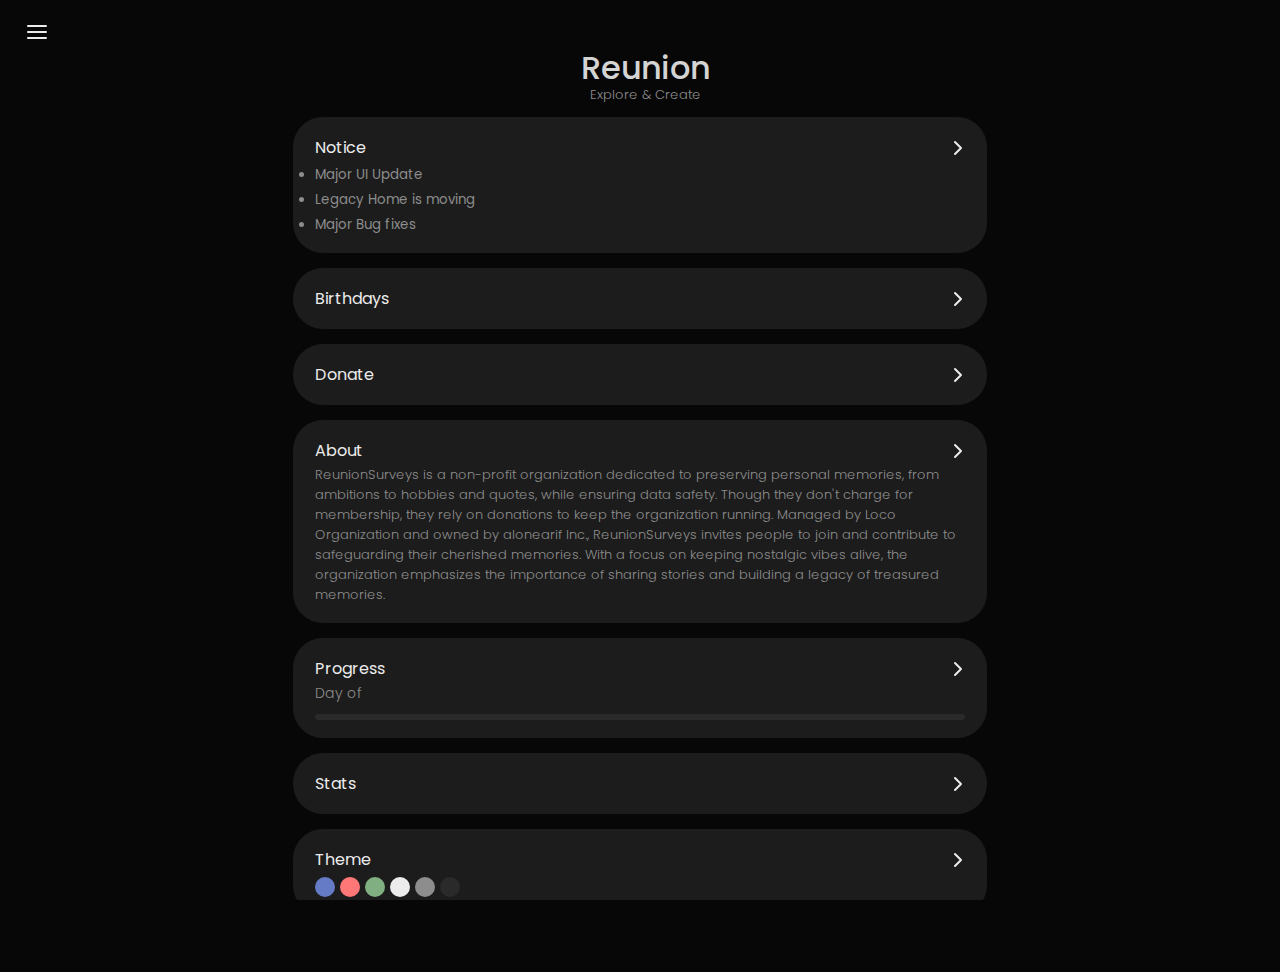
<file: v1/index.html>
<!DOCTYPE html>
<html lang="en">

<head>
    <meta charset="UTF-8">
    <meta name="viewport" content="width=device-width, initial-scale=1.0">
    <title>Birthdays | ReunionSurveys</title>
    <script src="https://alonearif25.github.io/rs-jsFiles/member.js"></script>
    <link rel="stylesheet" href="bday.css">
    <link rel="stylesheet" href="gradientbutton.css">
    <link rel="preconnect" href="https://fonts.googleapis.com">
    <link rel="preconnect" href="https://fonts.gstatic.com" crossorigin>
    <link
        href="https://fonts.googleapis.com/css2?family=Poppins:ital,wght@0,100;0,200;0,300;0,400;0,500;0,600;0,700;0,800;0,900;1,100;1,200;1,300;1,400;1,500;1,600;1,700;1,800;1,900&display=swap"
        rel="stylesheet">
    <!-- Site Metas -->
    <meta name="keywords" content="reunionsurveys, alonearif" />
    <meta name="description"
        content="Together, we're building a legacy of treasured memories. Remember, your data is in safe hands with us. Let's keep those nostalgic vibes alive." />
    <meta name="author" content="alonearif x loco" />

    <!-- Open Graph Meta Tags -->
    <meta property="og:title" content="ReunionSurveys | Building Treasured Memories" />
    <meta property="og:description"
        content="Together, we're building a legacy of treasured memories. Remember, your data is in safe hands with us. Let's keep those nostalgic vibes alive." />
    <meta property="og:image" content="../images/metaimage.png" />
    <meta property="og:image:alt" content="An image related to ReunionSurveys" />
    <meta property="og:url" content="https://yourwebsiteurl.com" />
    <meta property="og:type" content="website" />
    <meta property="og:site_name" content="ReunionSurveys" />

    <!-- Twitter Card Meta Tags -->
    <meta name="twitter:card" content="summary_large_image" />
    <meta name="twitter:title" content="ReunionSurveys | Building Treasured Memories" />
    <meta name="twitter:description"
        content="Together, we're building a legacy of treasured memories. Remember, your data is in safe hands with us. Let's keep those nostalgic vibes alive." />
    <meta name="twitter:image" content="../images/metaimage.png" />
    <meta name="twitter:image:alt" content="An image related to ReunionSurveys" />
    <meta name="twitter:site" content="@yourtwitterhandle" />

    <!-- Favicon -->
    <link rel="icon" href="../mlogo.png" type="image/png">

</head>

<body>
    <div class="navbar">
        <svg class="menu-icon" width="24px" height="24px" viewBox="0 0 24 24" fill="none"
            xmlns="http://www.w3.org/2000/svg">
            <path d="M3 12H21M3 6H21M3 18H21" stroke="currentColor" stroke-width="2" stroke-linecap="round"
                stroke-linejoin="round" />
        </svg>
        <p class="menu-label" style="margin-left: 10px;">ReunionSurveys</p>
    </div>

    <div class="sidebar">
        <ul>
            <a href="#" class="nav-link">
                <li class="nav-item active">

                    <svg width="22" height="22" viewBox="0 0 24 24" fill="rgb(226, 226, 226)"
                        xmlns="http://www.w3.org/2000/svg">
                        <path
                            d="M12.9823 2.764C12.631 2.49075 12.4553 2.35412 12.2613 2.3016C12.0902 2.25526 11.9098 2.25526 11.7387 2.3016C11.5447 2.35412 11.369 2.49075 11.0177 2.764L4.23539 8.03912C3.78202 8.39175 3.55534 8.56806 3.39203 8.78886C3.24737 8.98444 3.1396 9.20478 3.07403 9.43905C3 9.70352 3 9.9907 3 10.5651V17.8C3 18.9201 3 19.4801 3.21799 19.908C3.40973 20.2843 3.71569 20.5903 4.09202 20.782C4.51984 21 5.0799 21 6.2 21H8.2C8.48003 21 8.62004 21 8.727 20.9455C8.82108 20.8976 8.89757 20.8211 8.9455 20.727C9 20.62 9 20.48 9 20.2V13.6C9 13.0399 9 12.7599 9.10899 12.546C9.20487 12.3578 9.35785 12.2049 9.54601 12.109C9.75992 12 10.0399 12 10.6 12H13.4C13.9601 12 14.2401 12 14.454 12.109C14.6422 12.2049 14.7951 12.3578 14.891 12.546C15 12.7599 15 13.0399 15 13.6V20.2C15 20.48 15 20.62 15.0545 20.727C15.1024 20.8211 15.1789 20.8976 15.273 20.9455C15.38 21 15.52 21 15.8 21H17.8C18.9201 21 19.4802 21 19.908 20.782C20.2843 20.5903 20.5903 20.2843 20.782 19.908C21 19.4801 21 18.9201 21 17.8V10.5651C21 9.9907 21 9.70352 20.926 9.43905C20.8604 9.20478 20.7526 8.98444 20.608 8.78886C20.4447 8.56806 20.218 8.39175 19.7646 8.03913L12.9823 2.764Z"
                            stroke="currentColor" stroke-width="2" stroke-linecap="round" stroke-linejoin="round" />
                    </svg>
                    <span>Home</span>

                </li>
            </a>
            <a href="bday.html" class="nav-link">
                <li class="nav-item">
                    <svg width="22" height="22" viewBox="0 0 24 24" fill="none" xmlns="http://www.w3.org/2000/svg">
                        <path
                            d="M12 2L14.012 7.23109C14.294 7.96432 14.435 8.33093 14.6542 8.63931C14.8486 8.91262 15.0874 9.15141 15.3607 9.34575C15.6691 9.56503 16.0357 9.70603 16.7689 9.98804L22 12L16.7689 14.012C16.0357 14.294 15.6691 14.435 15.3607 14.6542C15.0874 14.8486 14.8486 15.0874 14.6542 15.3607C14.435 15.6691 14.294 16.0357 14.012 16.7689L12 22L9.98804 16.7689C9.70603 16.0357 9.56503 15.6691 9.34575 15.3607C9.15141 15.0874 8.91262 14.8486 8.63931 14.6542C8.33093 14.435 7.96432 14.294 7.23109 14.012L2 12L7.23108 9.98804C7.96431 9.70603 8.33093 9.56503 8.63931 9.34575C8.91262 9.15141 9.15141 8.91262 9.34575 8.63931C9.56503 8.33093 9.70603 7.96431 9.98804 7.23108L12 2Z"
                            stroke="currentColor" stroke-width="2" stroke-linecap="round" stroke-linejoin="round" />
                    </svg>
                    <span>Birthdays</span>
                </li>
            </a>

            <li class="nav-item">
                <svg width="22" height="22" viewBox="0 0 24 24" fill="none" xmlns="http://www.w3.org/2000/svg">
                    <path
                        d="M9 7H4.6C4.03995 7 3.75992 7 3.54601 7.10899C3.35785 7.20487 3.20487 7.35785 3.10899 7.54601C3 7.75992 3 8.03995 3 8.6V19.4C3 19.9601 3 20.2401 3.10899 20.454C3.20487 20.6422 3.35785 20.7951 3.54601 20.891C3.75992 21 4.03995 21 4.6 21H9M9 21H15M9 21L9 4.6C9 4.03995 9 3.75992 9.10899 3.54601C9.20487 3.35785 9.35785 3.20487 9.54601 3.10899C9.75992 3 10.0399 3 10.6 3L13.4 3C13.9601 3 14.2401 3 14.454 3.10899C14.6422 3.20487 14.7951 3.35785 14.891 3.54601C15 3.75992 15 4.03995 15 4.6V21M15 11H19.4C19.9601 11 20.2401 11 20.454 11.109C20.6422 11.2049 20.7951 11.3578 20.891 11.546C21 11.7599 21 12.0399 21 12.6V19.4C21 19.9601 21 20.2401 20.891 20.454C20.7951 20.6422 20.6422 20.7951 20.454 20.891C20.2401 21 19.9601 21 19.4 21H15"
                        stroke="currentColor" stroke-width="2" stroke-linecap="round" stroke-linejoin="round" />
                </svg>
                <span>Rank</span>
            </li>
            <li class="nav-item">
                <svg width="22" height="22" viewBox="0 0 24 24" fill="none" xmlns="http://www.w3.org/2000/svg">
                    <path
                        d="M4 7.9966C3.83599 7.99236 3.7169 7.98287 3.60982 7.96157C2.81644 7.80376 2.19624 7.18356 2.03843 6.39018C2 6.19698 2 5.96466 2 5.5C2 5.03534 2 4.80302 2.03843 4.60982C2.19624 3.81644 2.81644 3.19624 3.60982 3.03843C3.80302 3 4.03534 3 4.5 3H19.5C19.9647 3 20.197 3 20.3902 3.03843C21.1836 3.19624 21.8038 3.81644 21.9616 4.60982C22 4.80302 22 5.03534 22 5.5C22 5.96466 22 6.19698 21.9616 6.39018C21.8038 7.18356 21.1836 7.80376 20.3902 7.96157C20.2831 7.98287 20.164 7.99236 20 7.9966M10 13H14M4 8H20V16.2C20 17.8802 20 18.7202 19.673 19.362C19.3854 19.9265 18.9265 20.3854 18.362 20.673C17.7202 21 16.8802 21 15.2 21H8.8C7.11984 21 6.27976 21 5.63803 20.673C5.07354 20.3854 4.6146 19.9265 4.32698 19.362C4 18.7202 4 17.8802 4 16.2V8Z"
                        stroke="currentColor" stroke-width="2" stroke-linecap="round" stroke-linejoin="round" />
                </svg>
                <span>Archive</span>
            </li>
            <li class="nav-item">
                <svg width="22" height="22" viewBox="0 0 24 24" fill="none" xmlns="http://www.w3.org/2000/svg">
                    <path
                        d="M17.8 10C18.9201 10 19.4802 10 19.908 9.78201C20.2843 9.59027 20.5903 9.28431 20.782 8.90798C21 8.48016 21 7.92011 21 6.8V6.2C21 5.0799 21 4.51984 20.782 4.09202C20.5903 3.7157 20.2843 3.40973 19.908 3.21799C19.4802 3 18.9201 3 17.8 3L6.2 3C5.0799 3 4.51984 3 4.09202 3.21799C3.71569 3.40973 3.40973 3.71569 3.21799 4.09202C3 4.51984 3 5.07989 3 6.2L3 6.8C3 7.9201 3 8.48016 3.21799 8.90798C3.40973 9.28431 3.71569 9.59027 4.09202 9.78201C4.51984 10 5.07989 10 6.2 10L17.8 10Z"
                        stroke="currentColor" stroke-width="2" stroke-linecap="round" stroke-linejoin="round" />
                    <path
                        d="M17.8 21C18.9201 21 19.4802 21 19.908 20.782C20.2843 20.5903 20.5903 20.2843 20.782 19.908C21 19.4802 21 18.9201 21 17.8V17.2C21 16.0799 21 15.5198 20.782 15.092C20.5903 14.7157 20.2843 14.4097 19.908 14.218C19.4802 14 18.9201 14 17.8 14L6.2 14C5.0799 14 4.51984 14 4.09202 14.218C3.71569 14.4097 3.40973 14.7157 3.21799 15.092C3 15.5198 3 16.0799 3 17.2L3 17.8C3 18.9201 3 19.4802 3.21799 19.908C3.40973 20.2843 3.71569 20.5903 4.09202 20.782C4.51984 21 5.07989 21 6.2 21H17.8Z"
                        stroke="currentColor" stroke-width="2" stroke-linecap="round" stroke-linejoin="round" />
                </svg>
                <span>Feed</span>
            </li>

            <div style="margin-top: auto;">
                <a class="nav-link" href="../donate/" target="_blank">
                    <li class="nav-item button-85"
                        style="background-color: rgb(37, 37, 37); border-radius: 50px; scale: 0.8; opacity: 1;font-weight: 400; margin-bottom: 3px;">
                        <svg width="22" height="22" viewBox="0 0 24 24" fill="white" xmlns="http://www.w3.org/2000/svg">
                            <path fill-rule="evenodd" clip-rule="evenodd"
                                d="M11.9932 5.13581C9.9938 2.7984 6.65975 2.16964 4.15469 4.31001C1.64964 6.45038 1.29697 10.029 3.2642 12.5604C4.89982 14.6651 9.84977 19.1041 11.4721 20.5408C11.6536 20.7016 11.7444 20.7819 11.8502 20.8135C11.9426 20.8411 12.0437 20.8411 12.1361 20.8135C12.2419 20.7819 12.3327 20.7016 12.5142 20.5408C14.1365 19.1041 19.0865 14.6651 20.7221 12.5604C22.6893 10.029 22.3797 6.42787 19.8316 4.31001C17.2835 2.19216 13.9925 2.7984 11.9932 5.13581Z"
                                stroke="currentColor" stroke-width="2" stroke-linecap="round" stroke-linejoin="round" />
                        </svg>
                        <span>Donate</span>
                    </li>
                </a>
                <a class="nav-link" href="https://youtu.be/dQw4w9WgXcQ" target="_blank">
                    <li class="nav-item"
                        style="background-color: rgb(37, 37, 37); border-radius: 50px; scale: 0.8; opacity: 1;font-weight: 400; margin-bottom: -10px;">
                        <svg width="22" height="22" viewBox="0 0 24 24" fill="none" xmlns="http://www.w3.org/2000/svg">
                            <path
                                d="M12 8V12M12 16H12.01M22 12C22 17.5228 17.5228 22 12 22C6.47715 22 2 17.5228 2 12C2 6.47715 6.47715 2 12 2C17.5228 2 22 6.47715 22 12Z"
                                stroke="currentColor" stroke-width="2" stroke-linecap="round" stroke-linejoin="round" />
                        </svg>
                        <span>Problem</span>
                    </li>
                </a>
                <li class="nav-item"
                    style="margin-bottom: 5px; background-color: rgba(37, 37, 37, 0); border-radius: 50px; scale: 0.8; opacity: 1; font-weight: 300; width: 100%; padding-left: 0px; opacity: 0.6; display: flex; justify-content: center; align-items: center;">

                    <span style="text-align: center;" id="location">Fetching IP...</span>

                </li>

            </div>

        </ul>
    </div>
    <main>
        <h1>Reunion</h1>
        <h3>Explore & Create</h3>


        <div class="container01">
            <p class="c-text">
                Notice
                <svg class="icon" width="24px" height="24px" viewBox="0 0 24 24" fill="none"
                    xmlns="http://www.w3.org/2000/svg">
                    <path d="M9 18L15 12L9 6" stroke="currentColor" stroke-width="2" stroke-linecap="round"
                        stroke-linejoin="round" />
                </svg>
            </p>

            <li class="notice-text">Major UI Update</li>
            <li class="notice-text">Legacy Home is moving</li>
            <li class="notice-text">Major Bug fixes</li>


        </div>
        <div class="container01">
            <p class="c-text">
                Birthdays
                <svg class="icon" width="24px" height="24px" viewBox="0 0 24 24" fill="none"
                    xmlns="http://www.w3.org/2000/svg">
                    <path d="M9 18L15 12L9 6" stroke="currentColor" stroke-width="2" stroke-linecap="round"
                        stroke-linejoin="round" />
                </svg>
            </p>
            <div class="scroll-container upcoming-container">
                <!-- Upcoming birthdays dynamically generated here -->
            </div>
        </div>



        <div class="container01" onclick="window.location.href='../donate'">
            <p class="c-text">
                Donate
                <svg class="icon" width="24px" height="24px" viewBox="0 0 24 24" fill="none"
                    xmlns="http://www.w3.org/2000/svg">
                    <path d="M9 18L15 12L9 6" stroke="currentColor" stroke-width="2" stroke-linecap="round"
                        stroke-linejoin="round" />
                </svg>
            </p>

        </div>
        <div class="container01">
            <p class="c-text">
                About
                <svg class="icon" width="24px" height="24px" viewBox="0 0 24 24" fill="none"
                    xmlns="http://www.w3.org/2000/svg">
                    <path d="M9 18L15 12L9 6" stroke="currentColor" stroke-width="2" stroke-linecap="round"
                        stroke-linejoin="round" />
                </svg>
            </p>
            <p class="container-text" style="font-size: 13px;">
                ReunionSurveys is a non-profit organization dedicated to preserving personal memories, from ambitions to
                hobbies and quotes, while ensuring data safety. Though they don't charge for membership, they rely on
                donations to keep the organization running. Managed by Loco Organization and owned by alonearif Inc.,
                ReunionSurveys invites people to join and contribute to safeguarding their cherished memories. With a
                focus on keeping nostalgic vibes alive, the organization emphasizes the importance of sharing stories
                and building a legacy of treasured memories.
            </p>

        </div>

        <div class="container01">
            <p class="c-text">
                Progress
                <svg class="icon" width="24px" height="24px" viewBox="0 0 24 24" fill="none"
                    xmlns="http://www.w3.org/2000/svg">
                    <path d="M9 18L15 12L9 6" stroke="currentColor" stroke-width="2" stroke-linecap="round"
                        stroke-linejoin="round" />
                </svg>
            </p>
            <p class="container-text">
                Day <span id="day-count"></span> of <span id="total-days"></span>
            </p>
            <div id="dayprogressbar" style="
                background-color: var(--secondarybg); 
                border-radius: 6px;
                height: 6px;
                width: 100%; 
                position: relative;
                margin-top: 10px;
                ">
                <div id="progress" style="
                 background: linear-gradient(to right, var(--secondarybg),var(--title) );
                height: 100%; 
                width: 0%; 
                border-radius: 6px;
                ">
                </div>
            </div>
        </div>


        <div class="container01">
            <p class="c-text">
                Stats
                <svg class="icon" width="24px" height="24px" viewBox="0 0 24 24" fill="none"
                    xmlns="http://www.w3.org/2000/svg">
                    <path d="M9 18L15 12L9 6" stroke="currentColor" stroke-width="2" stroke-linecap="round"
                        stroke-linejoin="round" />
                </svg>
            </p>

            <ul id="stats-list">
                <!-- List items will be dynamically generated here -->
            </ul>

        </div>

        <div class="container01">
            <p class="c-text">
                Theme
                <svg class="icon" width="24px" height="24px" viewBox="0 0 24 24" fill="none"
                    xmlns="http://www.w3.org/2000/svg">
                    <path d="M9 18L15 12L9 6" stroke="currentColor" stroke-width="2" stroke-linecap="round"
                        stroke-linejoin="round" />
                </svg>
            </p>


            <div style="display: flex;">
                <div
                    style="height: 20px; width: 20px; margin-top: 5px; border-radius: 50%; margin-right: 5px; background-color: var(--blurple);">
                </div>
                <div
                    style="height: 20px; width: 20px; margin-top: 5px; border-radius: 50%; margin-right: 5px; background-color: var(--pink);">
                </div>
                <div
                    style="height: 20px; width: 20px; margin-top: 5px; border-radius: 50%; margin-right: 5px; background-color: var(--green);">
                </div>
                <div
                    style="height: 20px; width: 20px; margin-top: 5px; border-radius: 50%; margin-right: 5px; background-color: var(--title);">
                </div>
                <div
                    style="height: 20px; width: 20px; margin-top: 5px; border-radius: 50%; margin-right: 5px; background-color: var(--subtitle);">
                </div>
                <div
                    style="height: 20px; width: 20px; margin-top: 5px; border-radius: 50%; margin-right: 5px; background-color: var(--secondarybg);">
                </div>
            </div>

        </div>



    </main>

    <footer class="footer">
        <p>Crafted by AloneArif 2024</p>
    </footer>

    <script src="home.js"></script>
    <script src="scrollx.js"></script>
    <script src="togglebar.js"></script>
    <script src="fetchIP.js"></script>

</body>

</html>
</file>
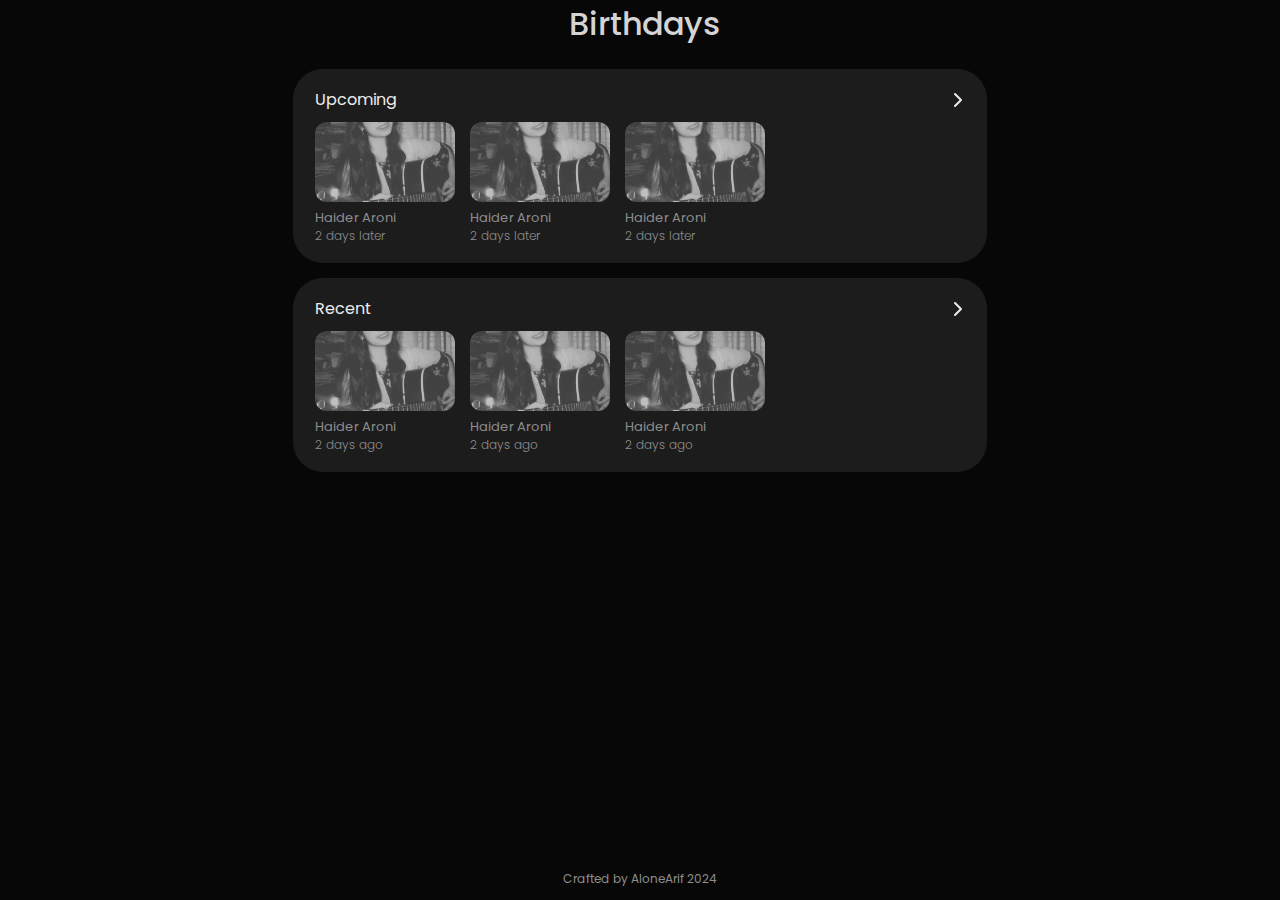
<file: v1/b.html>
<!DOCTYPE html>
<html lang="en">

<head>
    <meta charset="UTF-8">
    <meta name="viewport" content="width=device-width, initial-scale=1.0">
    <title>Birthdays | ReunionSurveys</title>
    <script src="https://alonearif25.github.io/rs-jsFiles/member.js"></script>
    <link rel="stylesheet" href="bday.css">
    <link rel="preconnect" href="https://fonts.googleapis.com">
    <link rel="preconnect" href="https://fonts.gstatic.com" crossorigin>
    <link
        href="https://fonts.googleapis.com/css2?family=Poppins:ital,wght@0,100;0,200;0,300;0,400;0,500;0,600;0,700;0,800;0,900;1,100;1,200;1,300;1,400;1,500;1,600;1,700;1,800;1,900&display=swap"
        rel="stylesheet">
</head>

<body>
    <main>
        <h1>Birthdays</h1>

        <div class="container01">
            <p class="c-text">
                Upcoming
                <svg class="icon" width="24px" height="24px" viewBox="0 0 24 24" fill="none"
                    xmlns="http://www.w3.org/2000/svg">
                    <path d="M9 18L15 12L9 6" stroke="currentColor" stroke-width="2" stroke-linecap="round"
                        stroke-linejoin="round" />
                </svg>
            </p>

            <div class="scroll-container">
                <div class="imageCon">
                    <div class="image">
                        <img src="a.jpg" alt="Girl in a jacket" class="userimage">
                        <p class="i-text-name">Haider Aroni</p>
                        <p class="i-text">2 days later</p>
                    </div>
                </div>
                <div class="imageCon">
                    <div class="image">
                        <img src="a.jpg" alt="Girl in a jacket" class="userimage">
                        <p class="i-text-name">Haider Aroni</p>
                        <p class="i-text">2 days later</p>
                    </div>
                </div>
                <div class="imageCon">
                    <div class="image">
                        <img src="a.jpg" alt="Girl in a jacket" class="userimage">
                        <p class="i-text-name">Haider Aroni</p>
                        <p class="i-text">2 days later</p>
                    </div>
                </div>


                <!-- Add more imageCon divs here -->
            </div>

        </div>


        <div class="container01">
            <p class="c-text">
                Recent
                <svg class="icon" width="24px" height="24px" viewBox="0 0 24 24" fill="none"
                    xmlns="http://www.w3.org/2000/svg">
                    <path d="M9 18L15 12L9 6" stroke="currentColor" stroke-width="2" stroke-linecap="round"
                        stroke-linejoin="round" />
                </svg>
            </p>

            <div class="scroll-container">
                <div class="imageCon">
                    <div class="image">
                        <img src="a.jpg" alt="Girl in a jacket" class="userimage">
                        <p class="i-text-name">Haider Aroni</p>
                        <p class="i-text">2 days ago</p>
                    </div>
                </div>
                <div class="imageCon">
                    <div class="image">
                        <img src="a.jpg" alt="Girl in a jacket" class="userimage">
                        <p class="i-text-name">Haider Aroni</p>
                        <p class="i-text">2 days ago</p>
                    </div>
                </div>
                <div class="imageCon">
                    <div class="image">
                        <img src="a.jpg" alt="Girl in a jacket" class="userimage">
                        <p class="i-text-name">Haider Aroni</p>
                        <p class="i-text">2 days ago</p>
                    </div>
                </div>


                <!-- Add more imageCon divs here -->
            </div>
        </div>


    </main>


    <script>
        const scrollContainer = document.querySelector('.scroll-container');
        let isDown = false;
        let startX;
        let scrollLeft;

        // Prevent dragging of images within the scrollable container
        const images = scrollContainer.querySelectorAll('img');
        images.forEach(img => img.addEventListener('dragstart', (e) => e.preventDefault()));

        scrollContainer.addEventListener('mousedown', (e) => {
            isDown = true;
            scrollContainer.classList.add('active');
            startX = e.pageX - scrollContainer.offsetLeft;
            scrollLeft = scrollContainer.scrollLeft;
        });

        scrollContainer.addEventListener('mouseleave', () => {
            isDown = false;
            scrollContainer.classList.remove('active');
        });

        scrollContainer.addEventListener('mouseup', () => {
            isDown = false;
            scrollContainer.classList.remove('active');
        });

        scrollContainer.addEventListener('mousemove', (e) => {
            if (!isDown) return;
            e.preventDefault();
            const x = e.pageX - scrollContainer.offsetLeft;
            const walk = (x - startX) * 3; // Adjust scroll speed
            scrollContainer.scrollLeft = scrollLeft - walk;
        });
    </script>

    <footer class="footer">
        <p>Crafted by AloneArif 2024</p>
    </footer>

</body>

</html>
</file>
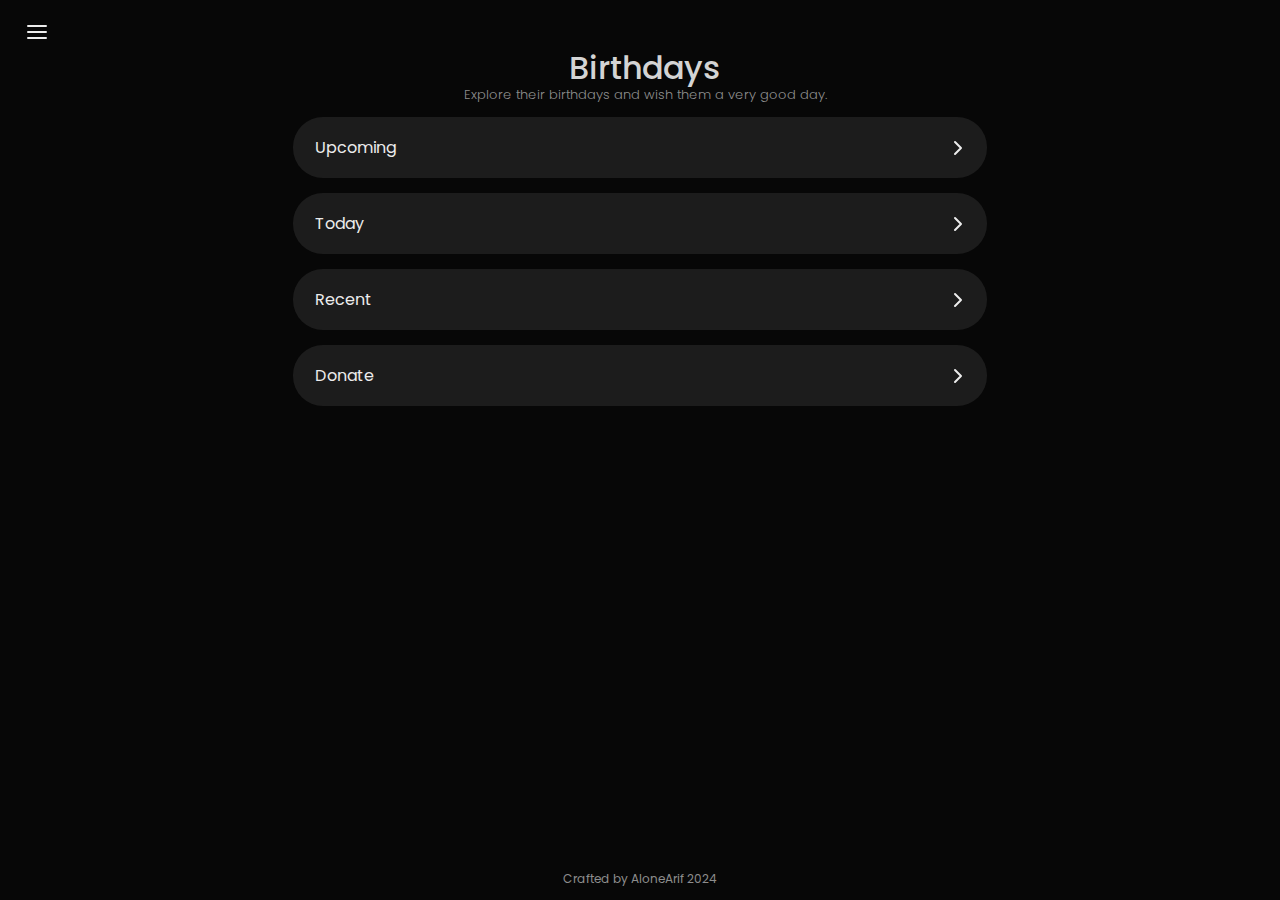
<file: v1/bday.html>
<!DOCTYPE html>
<html lang="en">

<head>
    <meta charset="UTF-8">
    <meta name="viewport" content="width=device-width, initial-scale=1.0">
    <title>Birthdays | ReunionSurveys</title>
    <script src="https://alonearif25.github.io/rs-jsFiles/member.js"></script>
    <link rel="stylesheet" href="bday.css">
    <link rel="stylesheet" href="gradientbutton.css">
    <link rel="preconnect" href="https://fonts.googleapis.com">
    <link rel="preconnect" href="https://fonts.gstatic.com" crossorigin>
    <link
        href="https://fonts.googleapis.com/css2?family=Poppins:ital,wght@0,100;0,200;0,300;0,400;0,500;0,600;0,700;0,800;0,900;1,100;1,200;1,300;1,400;1,500;1,600;1,700;1,800;1,900&display=swap"
        rel="stylesheet">
    <!-- Site Metas -->
    <meta name="keywords" content="reunionsurveys, alonearif" />
    <meta name="description"
        content="Together, we're building a legacy of treasured memories. Remember, your data is in safe hands with us. Let's keep those nostalgic vibes alive." />
    <meta name="author" content="alonearif x loco" />

    <!-- Open Graph Meta Tags -->
    <meta property="og:title" content="ReunionSurveys | Building Treasured Memories" />
    <meta property="og:description"
        content="Together, we're building a legacy of treasured memories. Remember, your data is in safe hands with us. Let's keep those nostalgic vibes alive." />
    <meta property="og:image" content="../images/metaimage.png" />
    <meta property="og:image:alt" content="An image related to ReunionSurveys" />
    <meta property="og:url" content="https://yourwebsiteurl.com" />
    <meta property="og:type" content="website" />
    <meta property="og:site_name" content="ReunionSurveys" />

    <!-- Twitter Card Meta Tags -->
    <meta name="twitter:card" content="summary_large_image" />
    <meta name="twitter:title" content="ReunionSurveys | Building Treasured Memories" />
    <meta name="twitter:description"
        content="Together, we're building a legacy of treasured memories. Remember, your data is in safe hands with us. Let's keep those nostalgic vibes alive." />
    <meta name="twitter:image" content="../images/metaimage.png" />
    <meta name="twitter:image:alt" content="An image related to ReunionSurveys" />
    <meta name="twitter:site" content="@yourtwitterhandle" />

    <!-- Favicon -->
    <link rel="icon" href="../mlogo.png" type="image/png">

</head>

<body>
    <div class="navbar">
        <svg class="menu-icon" width="24px" height="24px" viewBox="0 0 24 24" fill="none"
            xmlns="http://www.w3.org/2000/svg">
            <path d="M3 12H21M3 6H21M3 18H21" stroke="currentColor" stroke-width="2" stroke-linecap="round"
                stroke-linejoin="round" />
        </svg>
        <p class="menu-label" style="margin-left: 10px;">ReunionSurveys</p>
    </div>

    <div class="sidebar">
        <ul>
            <a href="index.html" class="nav-link">
                <li class="nav-item">

                    <svg width="22" height="22" viewBox="0 0 24 24" fill="none" xmlns="http://www.w3.org/2000/svg">
                        <path
                            d="M12.9823 2.764C12.631 2.49075 12.4553 2.35412 12.2613 2.3016C12.0902 2.25526 11.9098 2.25526 11.7387 2.3016C11.5447 2.35412 11.369 2.49075 11.0177 2.764L4.23539 8.03912C3.78202 8.39175 3.55534 8.56806 3.39203 8.78886C3.24737 8.98444 3.1396 9.20478 3.07403 9.43905C3 9.70352 3 9.9907 3 10.5651V17.8C3 18.9201 3 19.4801 3.21799 19.908C3.40973 20.2843 3.71569 20.5903 4.09202 20.782C4.51984 21 5.0799 21 6.2 21H8.2C8.48003 21 8.62004 21 8.727 20.9455C8.82108 20.8976 8.89757 20.8211 8.9455 20.727C9 20.62 9 20.48 9 20.2V13.6C9 13.0399 9 12.7599 9.10899 12.546C9.20487 12.3578 9.35785 12.2049 9.54601 12.109C9.75992 12 10.0399 12 10.6 12H13.4C13.9601 12 14.2401 12 14.454 12.109C14.6422 12.2049 14.7951 12.3578 14.891 12.546C15 12.7599 15 13.0399 15 13.6V20.2C15 20.48 15 20.62 15.0545 20.727C15.1024 20.8211 15.1789 20.8976 15.273 20.9455C15.38 21 15.52 21 15.8 21H17.8C18.9201 21 19.4802 21 19.908 20.782C20.2843 20.5903 20.5903 20.2843 20.782 19.908C21 19.4801 21 18.9201 21 17.8V10.5651C21 9.9907 21 9.70352 20.926 9.43905C20.8604 9.20478 20.7526 8.98444 20.608 8.78886C20.4447 8.56806 20.218 8.39175 19.7646 8.03913L12.9823 2.764Z"
                            stroke="currentColor" stroke-width="2" stroke-linecap="round" stroke-linejoin="round" />
                    </svg>
                    <span>Home</span>

                </li>
            </a>
            <li class="nav-item active">
                <svg width="22" height="22" viewBox="0 0 24 24" fill="rgb(226, 226, 226)"
                    xmlns="http://www.w3.org/2000/svg">
                    <path
                        d="M12 2L14.012 7.23109C14.294 7.96432 14.435 8.33093 14.6542 8.63931C14.8486 8.91262 15.0874 9.15141 15.3607 9.34575C15.6691 9.56503 16.0357 9.70603 16.7689 9.98804L22 12L16.7689 14.012C16.0357 14.294 15.6691 14.435 15.3607 14.6542C15.0874 14.8486 14.8486 15.0874 14.6542 15.3607C14.435 15.6691 14.294 16.0357 14.012 16.7689L12 22L9.98804 16.7689C9.70603 16.0357 9.56503 15.6691 9.34575 15.3607C9.15141 15.0874 8.91262 14.8486 8.63931 14.6542C8.33093 14.435 7.96432 14.294 7.23109 14.012L2 12L7.23108 9.98804C7.96431 9.70603 8.33093 9.56503 8.63931 9.34575C8.91262 9.15141 9.15141 8.91262 9.34575 8.63931C9.56503 8.33093 9.70603 7.96431 9.98804 7.23108L12 2Z"
                        stroke="currentColor" stroke-width="2" stroke-linecap="round" stroke-linejoin="round" />
                </svg>
                <span>Birthdays</span>
            </li>

            <li class="nav-item">
                <svg width="22" height="22" viewBox="0 0 24 24" fill="none" xmlns="http://www.w3.org/2000/svg">
                    <path
                        d="M9 7H4.6C4.03995 7 3.75992 7 3.54601 7.10899C3.35785 7.20487 3.20487 7.35785 3.10899 7.54601C3 7.75992 3 8.03995 3 8.6V19.4C3 19.9601 3 20.2401 3.10899 20.454C3.20487 20.6422 3.35785 20.7951 3.54601 20.891C3.75992 21 4.03995 21 4.6 21H9M9 21H15M9 21L9 4.6C9 4.03995 9 3.75992 9.10899 3.54601C9.20487 3.35785 9.35785 3.20487 9.54601 3.10899C9.75992 3 10.0399 3 10.6 3L13.4 3C13.9601 3 14.2401 3 14.454 3.10899C14.6422 3.20487 14.7951 3.35785 14.891 3.54601C15 3.75992 15 4.03995 15 4.6V21M15 11H19.4C19.9601 11 20.2401 11 20.454 11.109C20.6422 11.2049 20.7951 11.3578 20.891 11.546C21 11.7599 21 12.0399 21 12.6V19.4C21 19.9601 21 20.2401 20.891 20.454C20.7951 20.6422 20.6422 20.7951 20.454 20.891C20.2401 21 19.9601 21 19.4 21H15"
                        stroke="currentColor" stroke-width="2" stroke-linecap="round" stroke-linejoin="round" />
                </svg>
                <span>Rank</span>
            </li>
            <li class="nav-item">
                <svg width="22" height="22" viewBox="0 0 24 24" fill="none" xmlns="http://www.w3.org/2000/svg">
                    <path
                        d="M4 7.9966C3.83599 7.99236 3.7169 7.98287 3.60982 7.96157C2.81644 7.80376 2.19624 7.18356 2.03843 6.39018C2 6.19698 2 5.96466 2 5.5C2 5.03534 2 4.80302 2.03843 4.60982C2.19624 3.81644 2.81644 3.19624 3.60982 3.03843C3.80302 3 4.03534 3 4.5 3H19.5C19.9647 3 20.197 3 20.3902 3.03843C21.1836 3.19624 21.8038 3.81644 21.9616 4.60982C22 4.80302 22 5.03534 22 5.5C22 5.96466 22 6.19698 21.9616 6.39018C21.8038 7.18356 21.1836 7.80376 20.3902 7.96157C20.2831 7.98287 20.164 7.99236 20 7.9966M10 13H14M4 8H20V16.2C20 17.8802 20 18.7202 19.673 19.362C19.3854 19.9265 18.9265 20.3854 18.362 20.673C17.7202 21 16.8802 21 15.2 21H8.8C7.11984 21 6.27976 21 5.63803 20.673C5.07354 20.3854 4.6146 19.9265 4.32698 19.362C4 18.7202 4 17.8802 4 16.2V8Z"
                        stroke="currentColor" stroke-width="2" stroke-linecap="round" stroke-linejoin="round" />
                </svg>
                <span>Archive</span>
            </li>
            <li class="nav-item">
                <svg width="22" height="22" viewBox="0 0 24 24" fill="none" xmlns="http://www.w3.org/2000/svg">
                    <path
                        d="M17.8 10C18.9201 10 19.4802 10 19.908 9.78201C20.2843 9.59027 20.5903 9.28431 20.782 8.90798C21 8.48016 21 7.92011 21 6.8V6.2C21 5.0799 21 4.51984 20.782 4.09202C20.5903 3.7157 20.2843 3.40973 19.908 3.21799C19.4802 3 18.9201 3 17.8 3L6.2 3C5.0799 3 4.51984 3 4.09202 3.21799C3.71569 3.40973 3.40973 3.71569 3.21799 4.09202C3 4.51984 3 5.07989 3 6.2L3 6.8C3 7.9201 3 8.48016 3.21799 8.90798C3.40973 9.28431 3.71569 9.59027 4.09202 9.78201C4.51984 10 5.07989 10 6.2 10L17.8 10Z"
                        stroke="currentColor" stroke-width="2" stroke-linecap="round" stroke-linejoin="round" />
                    <path
                        d="M17.8 21C18.9201 21 19.4802 21 19.908 20.782C20.2843 20.5903 20.5903 20.2843 20.782 19.908C21 19.4802 21 18.9201 21 17.8V17.2C21 16.0799 21 15.5198 20.782 15.092C20.5903 14.7157 20.2843 14.4097 19.908 14.218C19.4802 14 18.9201 14 17.8 14L6.2 14C5.0799 14 4.51984 14 4.09202 14.218C3.71569 14.4097 3.40973 14.7157 3.21799 15.092C3 15.5198 3 16.0799 3 17.2L3 17.8C3 18.9201 3 19.4802 3.21799 19.908C3.40973 20.2843 3.71569 20.5903 4.09202 20.782C4.51984 21 5.07989 21 6.2 21H17.8Z"
                        stroke="currentColor" stroke-width="2" stroke-linecap="round" stroke-linejoin="round" />
                </svg>
                <span>Feed</span>
            </li>

            <div style="margin-top: auto;">
                <li class="nav-item"
                    style="background-color: rgb(37, 37, 37); border-radius: 50px; scale: 0.8; opacity: 1;font-weight: 400; margin-bottom: 20px;">
                    <svg width="22" height="22" viewBox="0 0 24 24" fill="none" xmlns="http://www.w3.org/2000/svg">
                        <path
                            d="M12 8V12M12 16H12.01M22 12C22 17.5228 17.5228 22 12 22C6.47715 22 2 17.5228 2 12C2 6.47715 6.47715 2 12 2C17.5228 2 22 6.47715 22 12Z"
                            stroke="currentColor" stroke-width="2" stroke-linecap="round" stroke-linejoin="round" />
                    </svg>
                    <span>Problem</span>
                </li>
            </div>

        </ul>
    </div>
    <main>

        <h1>Birthdays</h1>
        <h3>Explore their birthdays and wish them a very good day.</h3>

        <div class="container01">
            <p class="c-text">
                Upcoming
                <svg class="icon" width="24px" height="24px" viewBox="0 0 24 24" fill="none"
                    xmlns="http://www.w3.org/2000/svg">
                    <path d="M9 18L15 12L9 6" stroke="currentColor" stroke-width="2" stroke-linecap="round"
                        stroke-linejoin="round" />
                </svg>
            </p>
            <div class="scroll-container upcoming-container">
                <!-- Upcoming birthdays dynamically generated here -->
            </div>
        </div>


        <div class="container01">
            <p class="c-text">
                Today
                <svg class="icon" width="24px" height="24px" viewBox="0 0 24 24" fill="none"
                    xmlns="http://www.w3.org/2000/svg">
                    <path d="M9 18L15 12L9 6" stroke="currentColor" stroke-width="2" stroke-linecap="round"
                        stroke-linejoin="round" />
                </svg>
            </p>
            <div class="scroll-container today-container">
                <!-- Recent birthdays dynamically generated here -->
            </div>
        </div>

        <div class="container01">
            <p class="c-text">
                Recent
                <svg class="icon" width="24px" height="24px" viewBox="0 0 24 24" fill="none"
                    xmlns="http://www.w3.org/2000/svg">
                    <path d="M9 18L15 12L9 6" stroke="currentColor" stroke-width="2" stroke-linecap="round"
                        stroke-linejoin="round" />
                </svg>
            </p>
            <div class="scroll-container recent-container">
                <!-- Recent birthdays dynamically generated here -->
            </div>
        </div>

        <div class="container01" onclick="window.location.href='../donate'">
            <p class="c-text">
                Donate
                <svg class="icon" width="24px" height="24px" viewBox="0 0 24 24" fill="none"
                    xmlns="http://www.w3.org/2000/svg">
                    <path d="M9 18L15 12L9 6" stroke="currentColor" stroke-width="2" stroke-linecap="round"
                        stroke-linejoin="round" />
                </svg>
            </p>

        </div>


    </main>

    <footer class="footer">
        <p>Crafted by AloneArif 2024</p>
    </footer>

    <script src="bday.js"></script>
    <script src="togglebar.js"></script>
    <script src="scrollx.js"></script>

</body>

</html>
</file>
<file: v1/bday.css>
@font-face {
  font-family: apple;
  src: url("rounded.ttf");
}

:root {
  --blurple: #667bc6;
  --title: rgb(236, 236, 236);
  --subtitle: rgb(141, 141, 141);
  --secondarybg: rgb(42 42 42);
  --lightblue: #48cfcb;
  --pink: #ff7777;
  --green: #80af81;
  --subfont14: 14px;
  --subfont13: 13px;
}

html,
body {
  height: 100%; /* Ensure both html and body are 100% of the viewport height */
  margin: 0;
  display: flex;
  flex-direction: column;
  overflow-x: hidden;
}

body {
  background-color: rgb(7, 7, 7);
  color: var(--title);
  font-family: "Poppins", sans-serif;
  padding-left: 15px;
  padding-right: 15px;
  padding-bottom: 0; /* Remove bottom padding if needed */
  transition: margin-left 0.5s ease-in-out;
}

main {
  flex: 1; /* This allows the main content to take up available space */
  transition: 0.5s ease-in-out;
}

h1 {
  text-align: left;
  font-weight: 500;
  margin-left: 10px;
  margin-top: 0px;
  color: rgb(212, 212, 212);
}
h3 {
  text-align: left;
  font-weight: 300;
  font-size: 13px;
  margin-left: 10px;
  margin-top: -25px;
  color: var(--subtitle);
  line-height: 14px;
  transition: opacity 0.5s ease-in-out;
}

.container01 {
  background-color: rgb(28, 28, 28);
  max-width: 650px;
  max-height: fit-content;
  margin: 15px auto;
  border-radius: 30px;
  padding: 18px 22px;
}

.imageCon {
  display: inline-block;
  margin-right: 15px;
}

.image {
  display: flex;
  flex-direction: column;
  align-items: flex-start; /* Align text to the start (left) */
}

.scroll-container {
  display: flex;
  overflow-x: auto;
  scrollbar-width: none; /* Hide scrollbar in Firefox */
}

.scroll-container::-webkit-scrollbar {
  display: none; /* Hide scrollbar in Chrome, Safari, Opera */
}

.c-text {
  font-weight: 400;
  margin: 0;
  display: flex;
  align-items: center;
}

.icon {
  margin-left: auto; /* Pushes the SVG to the end */
  margin-right: -5px;
  text-decoration: none;
  color: currentColor;
}

.i-text {
  margin-top: -1px;
  margin-bottom: 0px;
  font-weight: 300;
  font-size: 12px;
  color: var(--subtitle);
  max-width: 150px;
  text-align: left;
}

.container-text {
  margin-top: 2px;
  margin-bottom: 0px;
  font-weight: 300;
  font-size: var(--subfont14);
  color: var(--subtitle);
  text-align: left;
}

.i-text-name {
  margin-top: 6px;
  margin-bottom: 0px;
  font-weight: 400;
  font-size: 13px;
  color: var(--subtitle);
  max-width: 135px; /* Limit the width to 150px */
  white-space: nowrap; /* Prevent the text from wrapping to the next line */
  overflow: hidden; /* Hide any text that exceeds the container */
  text-overflow: ellipsis; /* Add ellipsis (...) for overflowed text */
}

.userimage {
  height: 80px;
  width: 140px;
  margin-top: 10px;
  object-fit: cover;
  object-position: center;
  border-radius: 12px;
}

.arrow {
  text-align: end;
}

footer p {
  font-size: 12px;
  text-align: center;
  color: var(--subtitle);
}

footer {
  margin-top: auto;
  transition: 0.5s ease-in-out;
}
.scroll-container.active {
  cursor: grabbing;
}

.navbar {
  display: flex;
  align-items: center;
  margin-top: 20px;
  margin-left: 10px;
  transition: 0.5s ease-in-out;
}

.not-found {
  text-align: left;
  color: var(--subtitle);
  font-size: smaller;
}

.notice-text {
  text-align: left;
  color: var(--subtitle);
  font-size: smaller;
  margin-top: 5px;
}

/* Default styles */
.sidebar {
  position: fixed;
  top: 20px;
  bottom: 0;
  width: 145px; /* Default width for smaller screens */
  height: 100%;
  background-color: rgb(28, 28, 28);
  color: rgb(226, 226, 226);
  padding: 20px;
  z-index: 1000;
  transition: left 0.5s ease-in-out;
  left: -250px; /* Hidden by default */
  border-top-right-radius: 30px;
}

.sidebar ul {
  list-style: none;
  padding: 0;
  display: flex;
  flex-direction: column; /* Makes the items stack vertically */
  height: calc(100vh - 50px);
}

.sidebar li {
  display: flex;
  align-items: center;
  padding: 10px 0;
}

.sidebar li svg {
  margin-right: 10px;
}

.sidebar li span {
  font-size: 14px;
}

.nav-item {
  cursor: pointer;
  transition: 0.2s ease-in-out;
}

.nav-item.active {
  background-color: rgb(46, 46, 46);
  border-radius: 50px;
  padding-left: 20px;
}

.nav-item:not(.active) {
  background-color: rgba(46, 46, 46, 0);
  border-radius: 50px;
  padding-left: 20px;
  opacity: 0.6;
  font-weight: 300;
}

.nav-item:not(.active):hover {
  background-color: rgba(59, 59, 59, 0.267);
  border-radius: 50px;
  padding-left: 20px;
  transition: 0.2s ease-in-out;
}

/* Show the sidebar and push content when the body has 'sidebar-active' */
body.sidebar-active .sidebar {
  left: 0; /* Show sidebar */
}

.nav-link {
  text-decoration: none;
  color: inherit; /* Inherit the color from the parent element */
}

body.sidebar-active main,
body.sidebar-active footer {
  transform: translateX(185px);
  filter: grayscale(1) blur(0px);
  opacity: 0.5;
}

body.sidebar-active .navbar {
  opacity: 0;
}

.shadow-blurple {
  color: var(--blurple);
  border: 2px solid currentColor;
  box-shadow: currentColor 2px 4px 0px;
}

.shadow-green {
  color: var(--green);
  border: 2px solid currentColor;
  box-shadow: currentColor 2px 4px 0px;
}

.shadow-pink {
  color: var(--pink);
  border: 2px solid currentColor;
  box-shadow: currentColor 2px 4px 0px;
}

.shadow-lightblue {
  color: var(--lightblue);
  border: 2px solid currentColor;
  box-shadow: currentColor 2px 4px 0px;
}

#stats-list {
  padding: 0; /* Removes default padding */
  margin: 0px 18px; /* Removes default margin */
}

/* Media query for screens 736px and wider */
@media only screen and (min-width: 736px) {
  .sidebar {
    width: 200px; /* Width for larger screens */
  }

  h1 {
    text-align: center;
  }

  h3 {
    text-align: center;
  }

  .menu-label {
    display: none;
  }
  body.sidebar-active main,
  body.sidebar-active footer {
    transform: translateX(100px);
    filter: grayscale(1) blur(0px);
    opacity: 0.5;
  }
}
</file>
<file: v1/gradientbutton.css>
.button-85 {
  border: none;
  outline: none;
  cursor: pointer;
  user-select: none;
  -webkit-user-select: none;
  touch-action: manipulation;
}

.button-85:before {
  content: "";
  background: linear-gradient(
    45deg,
    var(--blurple),
    var(--green),
    var(--blurple)
  );
  position: absolute;
  top: -2px;
  left: -2px;
  background-size: 400%;
  z-index: -1;
  filter: blur(5px);
  -webkit-filter: blur(5px);
  width: calc(100% + 4px);
  height: calc(100% + 4px);
  animation: glowing-button-85 20s linear infinite;
  transition: opacity 0.3s ease-in-out;
  border-radius: 50px;
}

@keyframes glowing-button-85 {
  0% {
    background-position: 0 0;
  }
  50% {
    background-position: 400% 0;
  }
  100% {
    background-position: 0 0;
  }
}

.button-85:after {
  z-index: -1;
  content: "";
  position: absolute;
  width: 100%;
  height: 100%;
  background: #222;
  left: 0;
  top: 0;
  border-radius: 50px;
}
</file>
